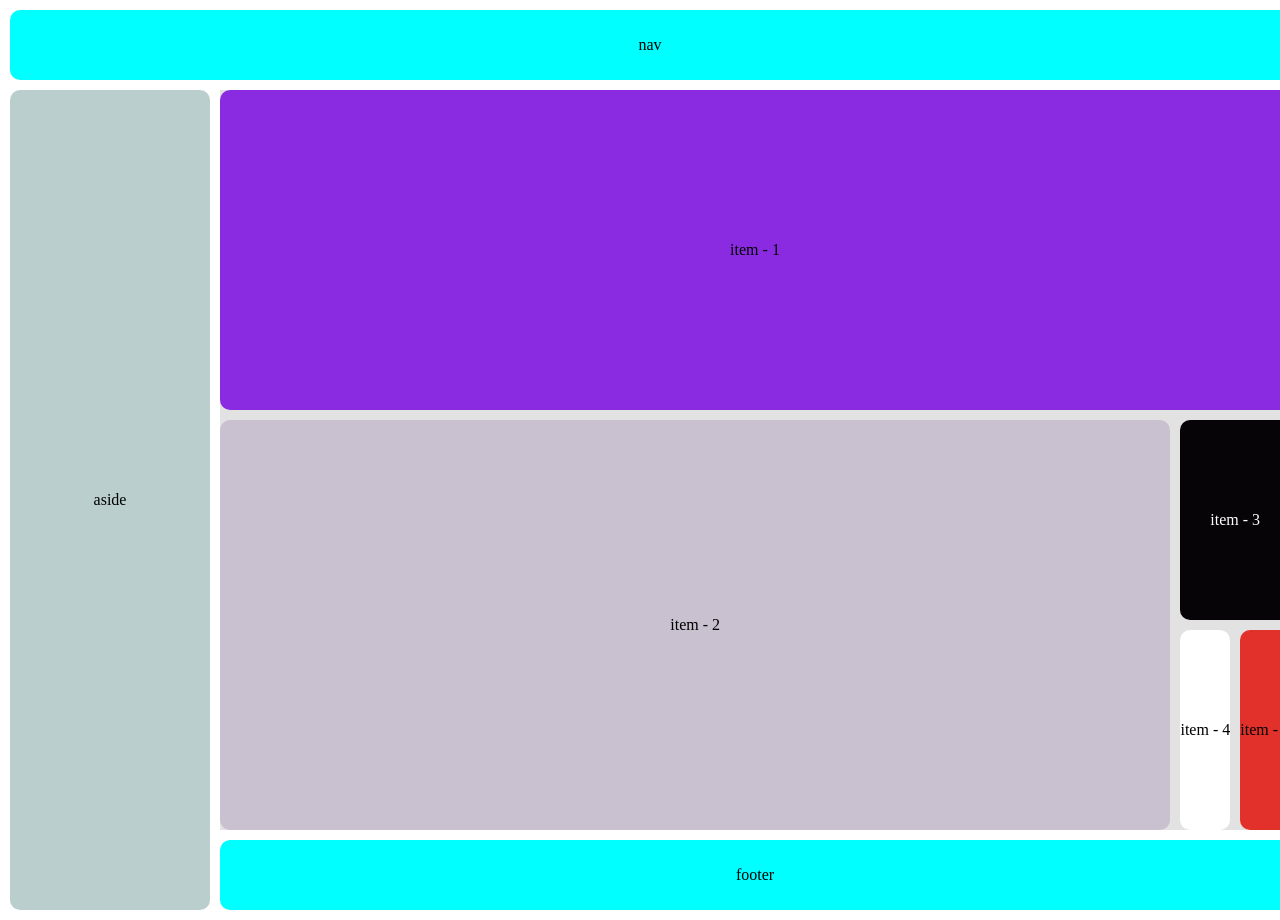
<file: index.html>
<!DOCTYPE html>
<html lang="en">

<head>
  <meta charset="UTF-8">
  <meta name="viewport" content="width=device-width, initial-scale=1.0">
  <title>Document</title>
  <link rel="stylesheet" href="style.css">
  <link rel="stylesheet" href="screen-max-600.css">

</head>


<body>
  <div class="container">
    <nav class="flex"> nav </nav>
    <aside class="flex"> aside </aside>
    <main class="flex">
      <div class="main">
        <div class="flex item item1"> item - 1</div>
        <div class="flex item item2"> item - 2</div>
        <div class="flex item item3"> item - 3</div>
        <div class="flex item item4"> item - 4</div>
        <div class="flex item item5"> item - 5</div>
      </div>

    </main>
    <footer class="flex"> footer </footer>
  </div>
</body>

</html>
</file>
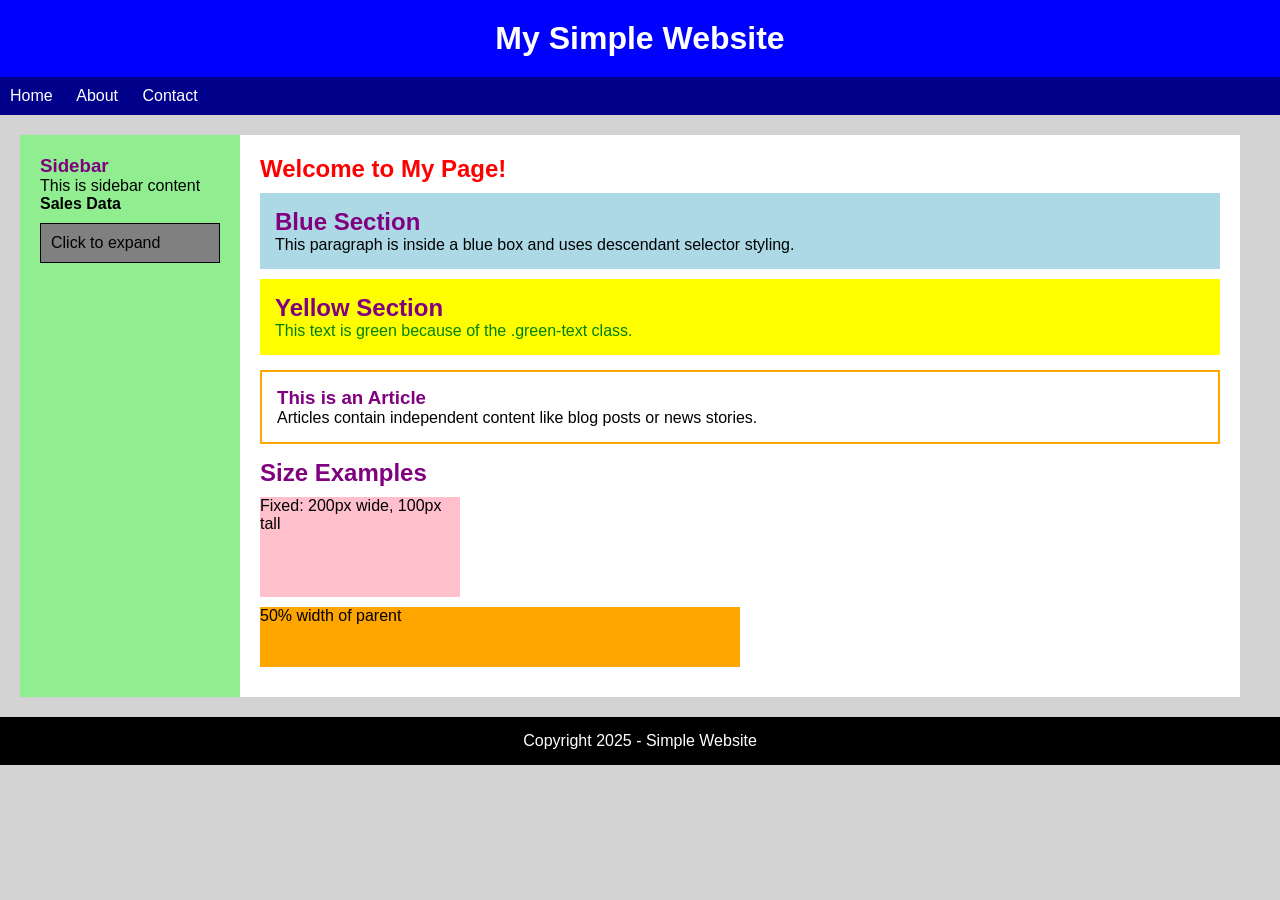
<file: webdevdrj-main/index.html>
<!DOCTYPE html>
<html lang="en">
<head>
    <meta charset="UTF-8">
    <meta name="viewport" content="width=device-width, initial-scale=1.0">
    <title>Simple HTML Practice</title>
    <style>
        /* Universal Selector - affects ALL elements */
        * {
            margin: 0;
            padding: 0;
        }

        /* Element Selectors */
        body {
            font-family: Arial, sans-serif;
            background-color: lightgray;
        }

        /* Header */
        header {
            background-color: blue;
            color: white;
            padding: 20px;
            text-align: center;
        }

        /* Navigation */
        nav {
            background-color: darkblue;
            padding: 10px;
        }

        nav a {
            color: white;
            margin-right: 20px;
            text-decoration: none;
        }

        /* Main container */
        .container {
            display: flex;
            padding: 20px;
        }

        /* Main content */
        main {
            background-color: white;
            padding: 20px;
            width: 80%;
            margin-right: 20px;
        }

        /* ID Selector - only ONE element can have this ID */
        #main-heading {
            color: red;
            font-size: 24px;
        }

        /* Class Selectors - can be used on multiple elements */
        .blue-box {
            background-color: lightblue;
            padding: 15px;
            margin: 10px 0;
        }

        .yellow-box {
            background-color: yellow;
            padding: 15px;
            margin: 10px 0;
        }

        .green-text {
            color: green;
        }

        /* Group Selector - same style for multiple elements */
        h2, h3 {
            color: purple;
        }

      
        /* Article */
        article {
            border: 2px solid orange;
            padding: 15px;
            margin: 15px 0;
        }

        /* Sidebar */
        aside {
            background-color: lightgreen;
            padding: 20px;
            width: 15%;
        }

        /* Table */
        table {
            width: 100%;
            border: 1px solid black;
        }

        table th, table td {
            border: 1px solid black;
            padding: 8px;
        }

        /* Height and Width examples */
        .fixed-size {
            width: 200px;
            height: 100px;
            background-color: pink;
            margin: 10px 0;
        }

        .percentage-width {
            width: 50%;
            height: 60px;
            background-color: orange;
            margin: 10px 0;
        }

        /* Expandable content */
        .expandable {
            border: 1px solid black;
            margin: 10px 0;
        }

        .expand-button {
            background-color: gray;
            padding: 10px;
            cursor: pointer;
        }

        .hidden-content {
            padding: 10px;
            display: none;
        }

        /* Footer */
        footer {
            background-color: black;
            color: white;
            text-align: center;
            padding: 15px;
        }
    </style>
</head>
<body>
    <!-- Page Header -->
    <header>
        <h1>My Simple Website</h1>
    </header>

    <!-- Navigation Links -->
    <nav>
        <a href="#home">Home</a>
        <a href="#about">About</a>
        <a href="#contact">Contact</a>
    </nav>

    <div class="container">
        <!-- Main Content -->
         <aside>
            <h3>Sidebar</h3>
            <p>This is sidebar content</p>

            <!-- Monthly Sales Data -->
            <h4>Sales Data</h4>
         

            <!-- Expandable Content -->
            <div class="expandable">
                <div class="expand-button" onclick="toggleContent()">
                    Click to expand
                </div>
                <div class="hidden-content" id="hiddenDiv">
                    <p>This was hidden!</p>
                    <p>Now you can see it.</p>
                </div>
            </div>
        </aside>
        <main>
            <h1 id="main-heading">Welcome to My Page!</h1>

            <!-- Section with different classes -->
            <section class="blue-box">
                <h2>Blue Section</h2>
                <p>This paragraph is inside a blue box and uses descendant selector styling.</p>
            </section>

            <section class="yellow-box">
                <h2>Yellow Section</h2>
                <p class="green-text">This text is green because of the .green-text class.</p>
            </section>

            <!-- Article (independent content) -->
            <article>
                <h3>This is an Article</h3>
                <p>Articles contain independent content like blog posts or news stories.</p>
            </article>

            <!-- Height and Width Examples -->
            <h2>Size Examples</h2>
            <div class="fixed-size">Fixed: 200px wide, 100px tall</div>
            <div class="percentage-width">50% width of parent</div>
        </main>

        <!-- Sidebar -->
     
    </div>

    <!-- Page Footer -->
    <footer>
        <p>Copyright 2025 - Simple Website</p>
    </footer>

    <script>
        function toggleContent() {
            var content = document.getElementById('hiddenDiv');
            if (content.style.display === 'none' || content.style.display === '') {
                content.style.display = 'block';
            } else {
                content.style.display = 'none';
            }
        }
    </script>
</body>
</html>
</file>
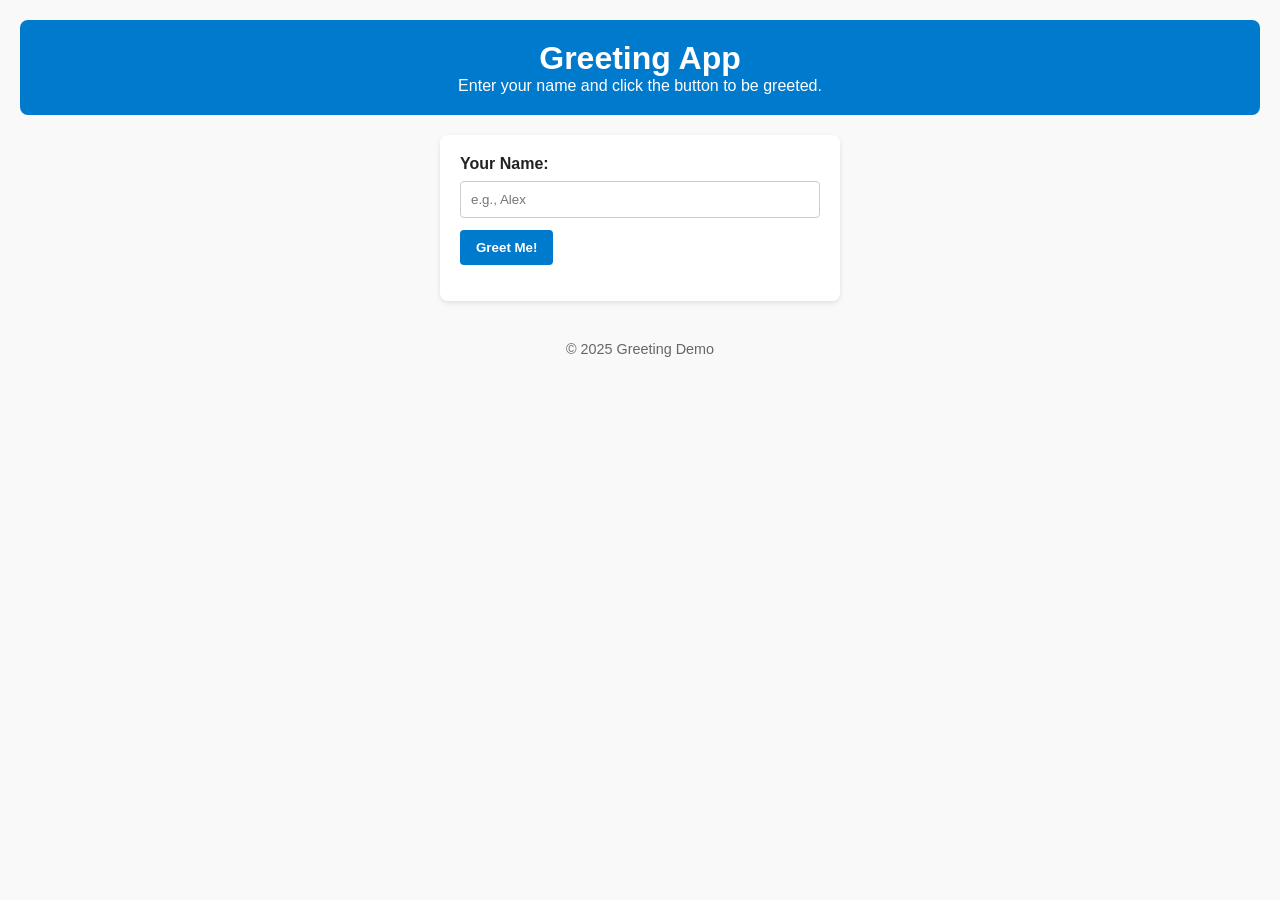
<file: webdevdrj-main/js-exercises/1-greet-me/index.html>
<!DOCTYPE html>
<html lang="en">
<head>
  <meta charset="UTF-8">
  <title>Greet Me</title>
  <link rel="stylesheet" href="styles.css">
</head>
<body>

  <header>
    <h1>Greeting App</h1>
    <p>Enter your name and click the button to be greeted.</p>
  </header>

  <main>
    <section>
      <label for="nameInput">Your Name:</label>
      <input type="text" id="nameInput" placeholder="e.g., Alex">
      <button id="greetButton">Greet Me!</button>
      <p id="greetingOutput"></p>
    </section>
  </main>

  <footer>
    <p>&copy; 2025 Greeting Demo</p>
  </footer>

  <script src="script.js"></script>
</body>
</html>
</file>
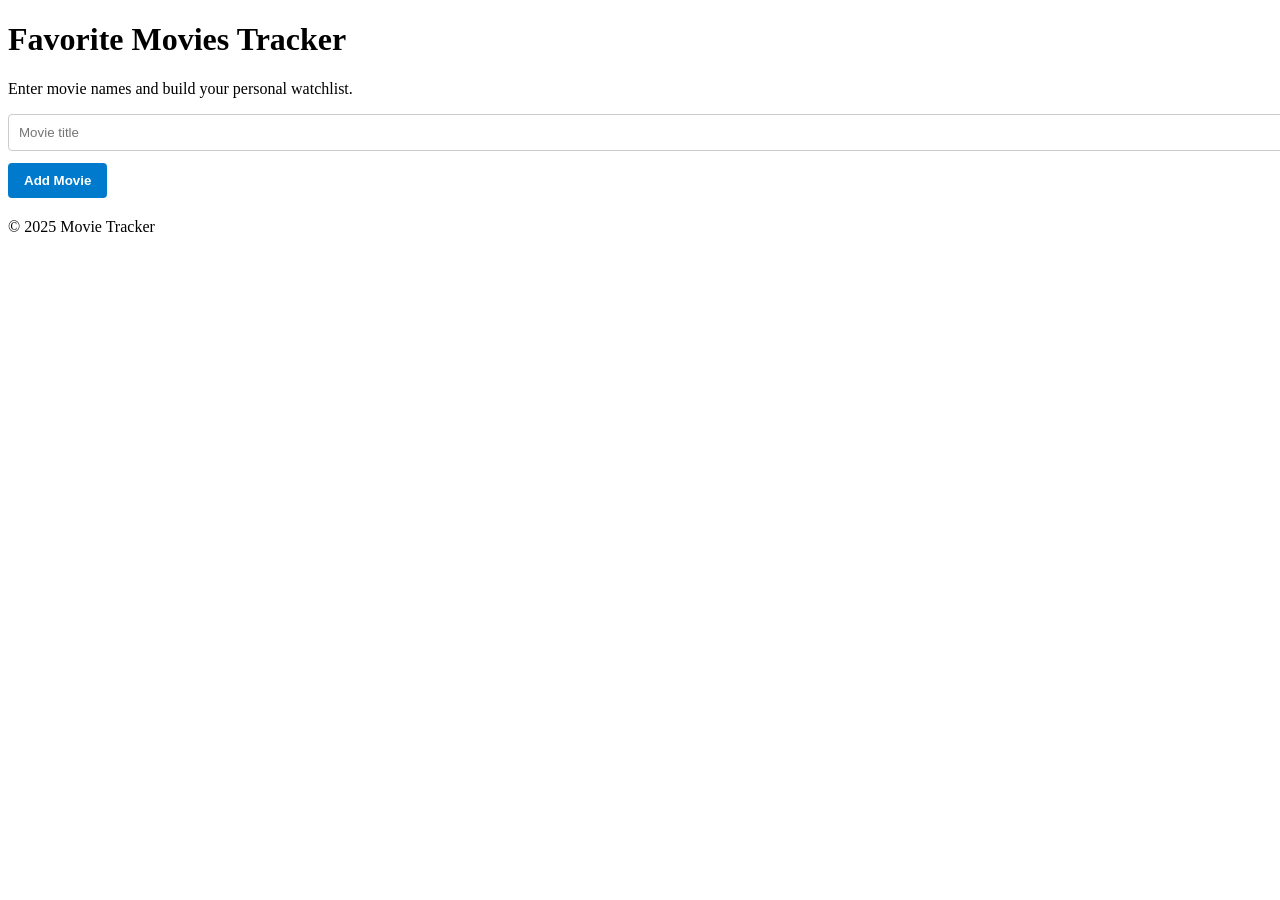
<file: webdevdrj-main/js-exercises/10-favorite-movies-tracker/index.html>
<!DOCTYPE html>
<html lang="en">
<head>
  <meta charset="UTF-8">
  <title>Favorite Movies Tracker</title>
  <link rel="stylesheet" href="styles.css">
</head>
<body>

  <header>
    <h1>Favorite Movies Tracker</h1>
    <p>Enter movie names and build your personal watchlist.</p>
  </header>

  <main>
    <section>
      <input type="text" id="movieInput" placeholder="Movie title">
      <button id="addMovieButton">Add Movie</button>
      <ol id="movieList"></ol>
    </section>
  </main>

  <footer>
    <p>&copy; 2025 Movie Tracker</p>
  </footer>

  <script src="script.js"></script>
</body>
</html>
</file>
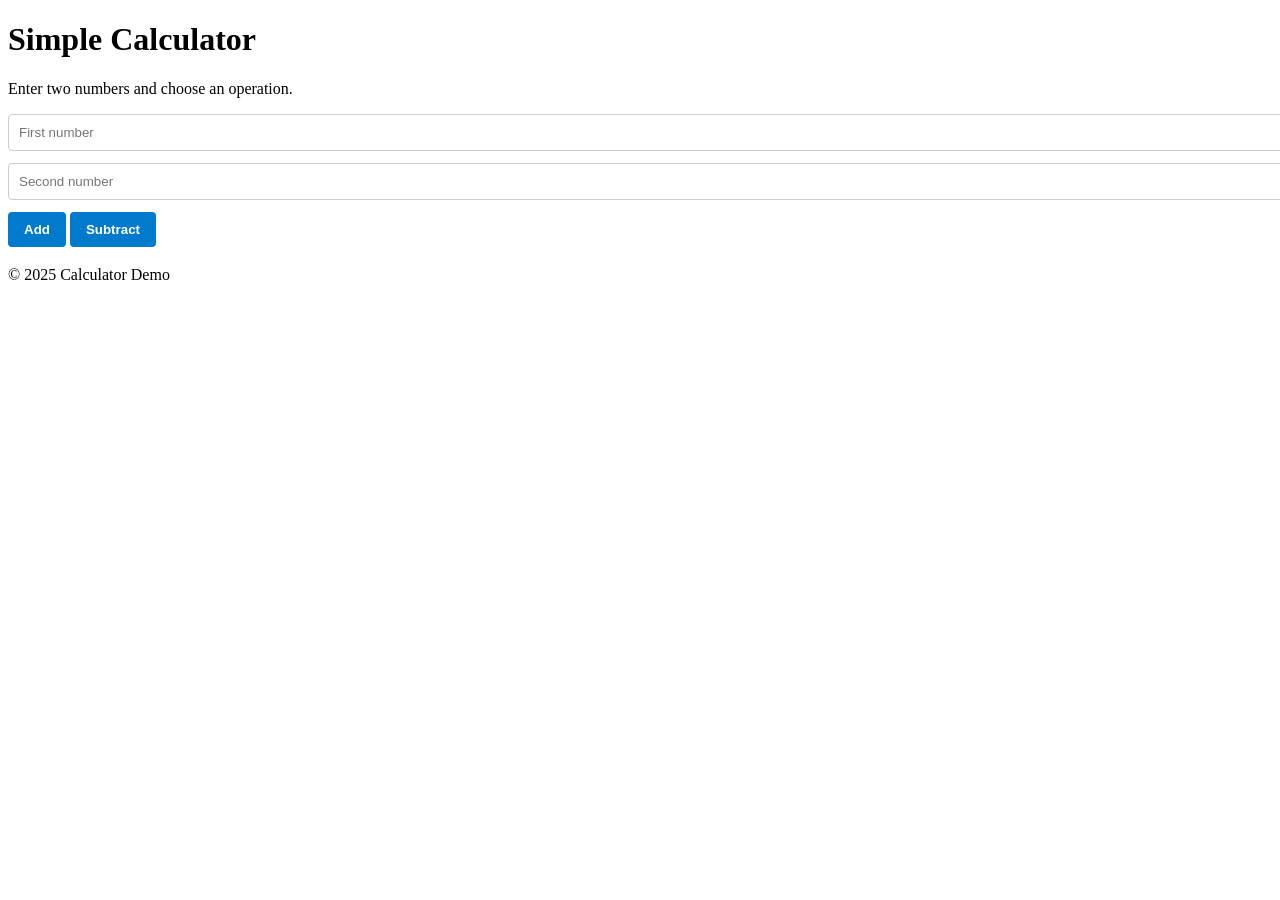
<file: webdevdrj-main/js-exercises/2-simple-calculator/index.html>
<!DOCTYPE html>
<html lang="en">
<head>
  <meta charset="UTF-8">
  <title>Simple Calculator</title>
  <link rel="stylesheet" href="styles.css">
</head>
<body>
  <header>
    <h1>Simple Calculator</h1>
    <p>Enter two numbers and choose an operation.</p>
  </header>

  <main>
    <section>
      <input type="number" id="num1" placeholder="First number">
      <input type="number" id="num2" placeholder="Second number">
      <button id="addBtn">Add</button>
      <button id="subtractBtn">Subtract</button>
      <p id="calcResult"></p>
    </section>
  </main>

  <footer>
    <p>&copy; 2025 Calculator Demo</p>
  </footer>

  <script src="script.js"></script>
</body>
</html>
</file>
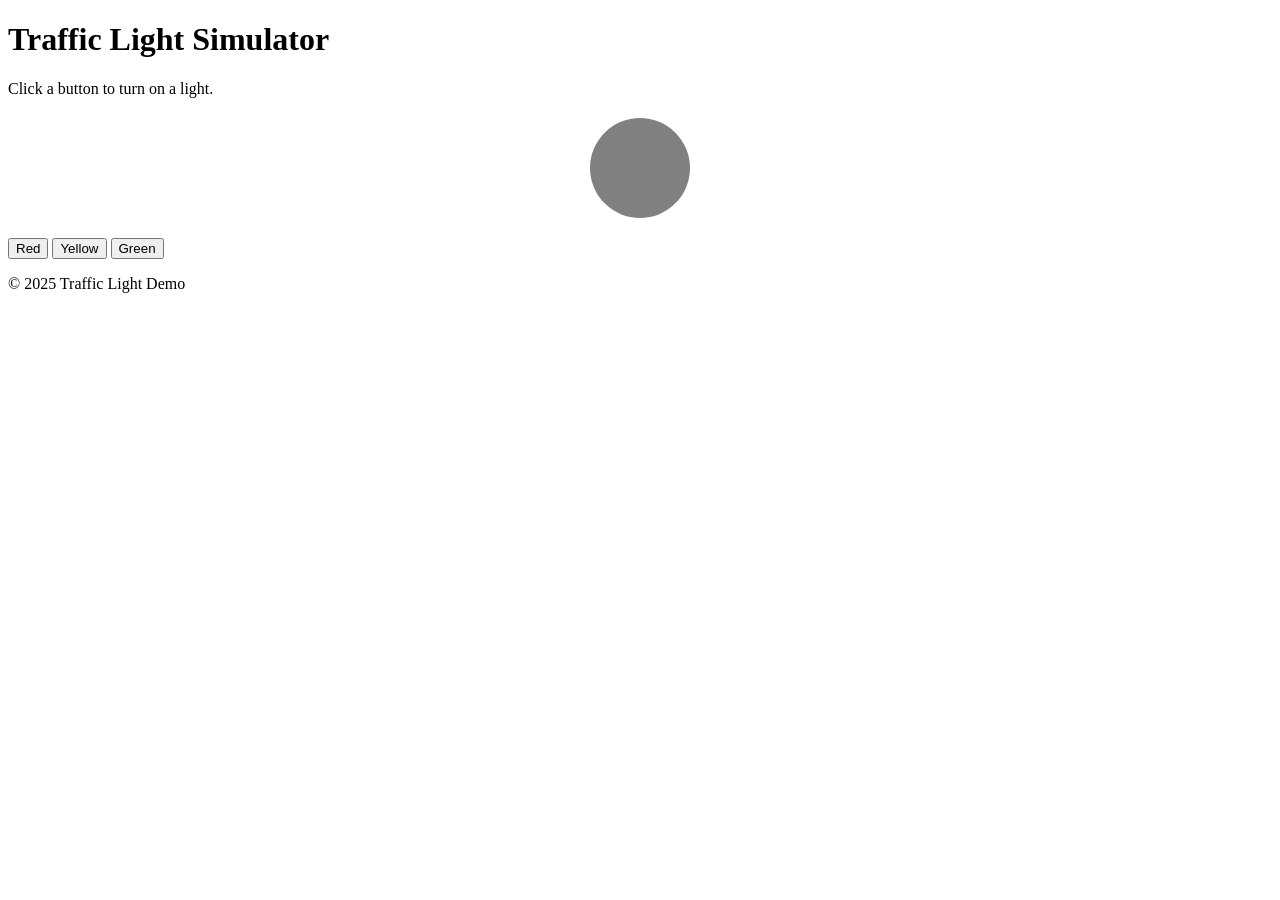
<file: webdevdrj-main/js-exercises/3-traffic-light-simulator/index.html>
<!DOCTYPE html>
<html lang="en">
<head>
  <meta charset="UTF-8">
  <title>Traffic Light Simulator</title>
  <link rel="stylesheet" href="styles.css">
</head>
<body>
  <header>
    <h1>Traffic Light Simulator</h1>
    <p>Click a button to turn on a light.</p>
  </header>

  <main>
    <section>
      <div id="light" class="light"></div>
      <div class="controls">
         <button id="redBtn">Red</button>
         <button id="yellowBtn">Yellow</button>
         <button id="greenBtn">Green</button>      
      </div>
    </section>
  </main>

  <footer>
    <p>&copy; 2025 Traffic Light Demo</p>
  </footer>

  <script src="script.js"></script>
</body>
</html>
</file>
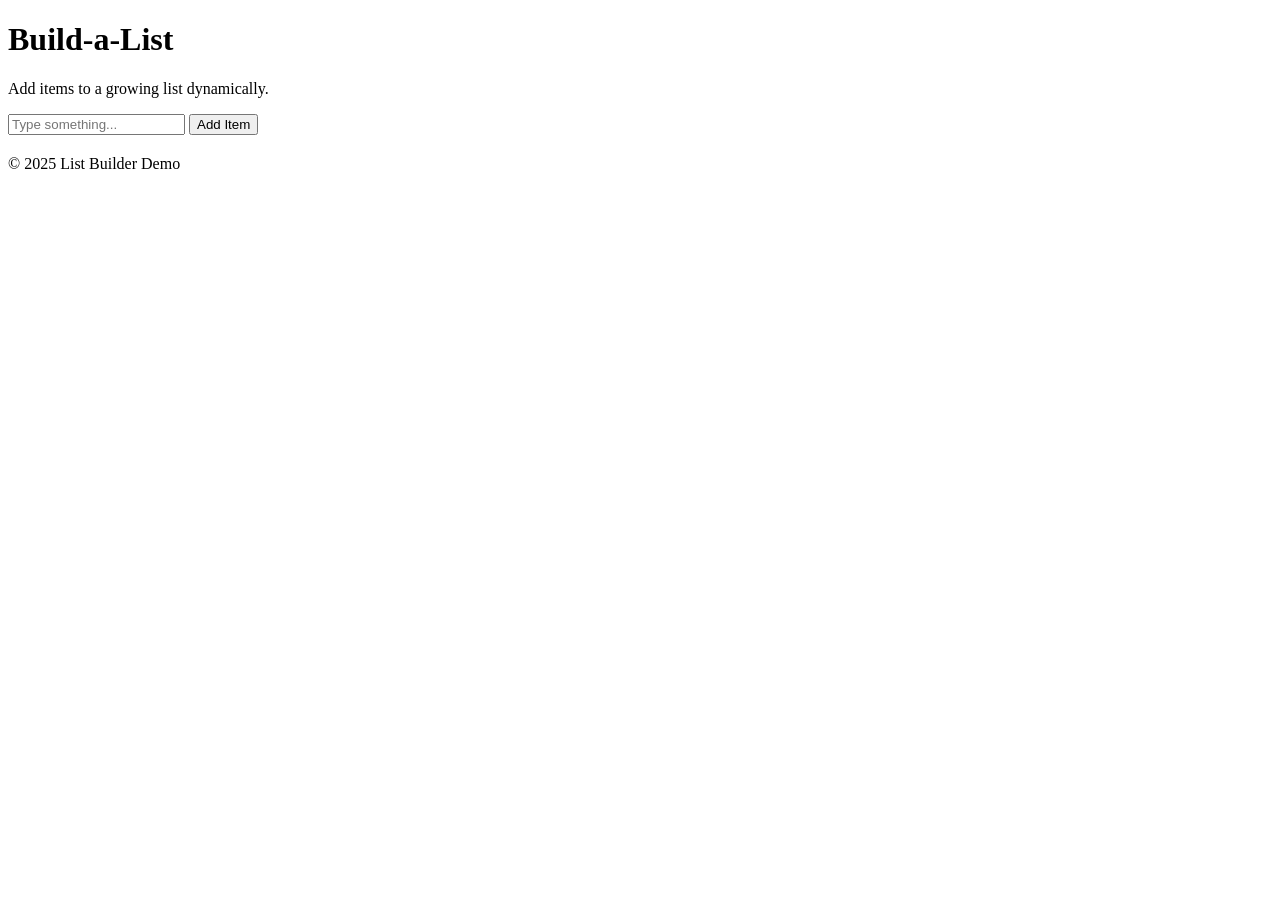
<file: webdevdrj-main/js-exercises/4-build-a-list/index.html>
<!DOCTYPE html>
<html lang="en">
<head>
  <meta charset="UTF-8">
  <title>Build-a-List</title>
  <link rel="stylesheet" href="styles.css">
</head>
<body>

  <header>
    <h1>Build-a-List</h1>
    <p>Add items to a growing list dynamically.</p>
  </header>

  <main>
    <section>
      <input type="text" id="itemInput" placeholder="Type something...">
      <button id="addButton">Add Item</button>
      <ul id="itemList"></ul>
    </section>
  </main>

  <footer>
    <p>&copy; 2025 List Builder Demo</p>
  </footer>

  <script src="script.js"></script>
</body>
</html>
</file>
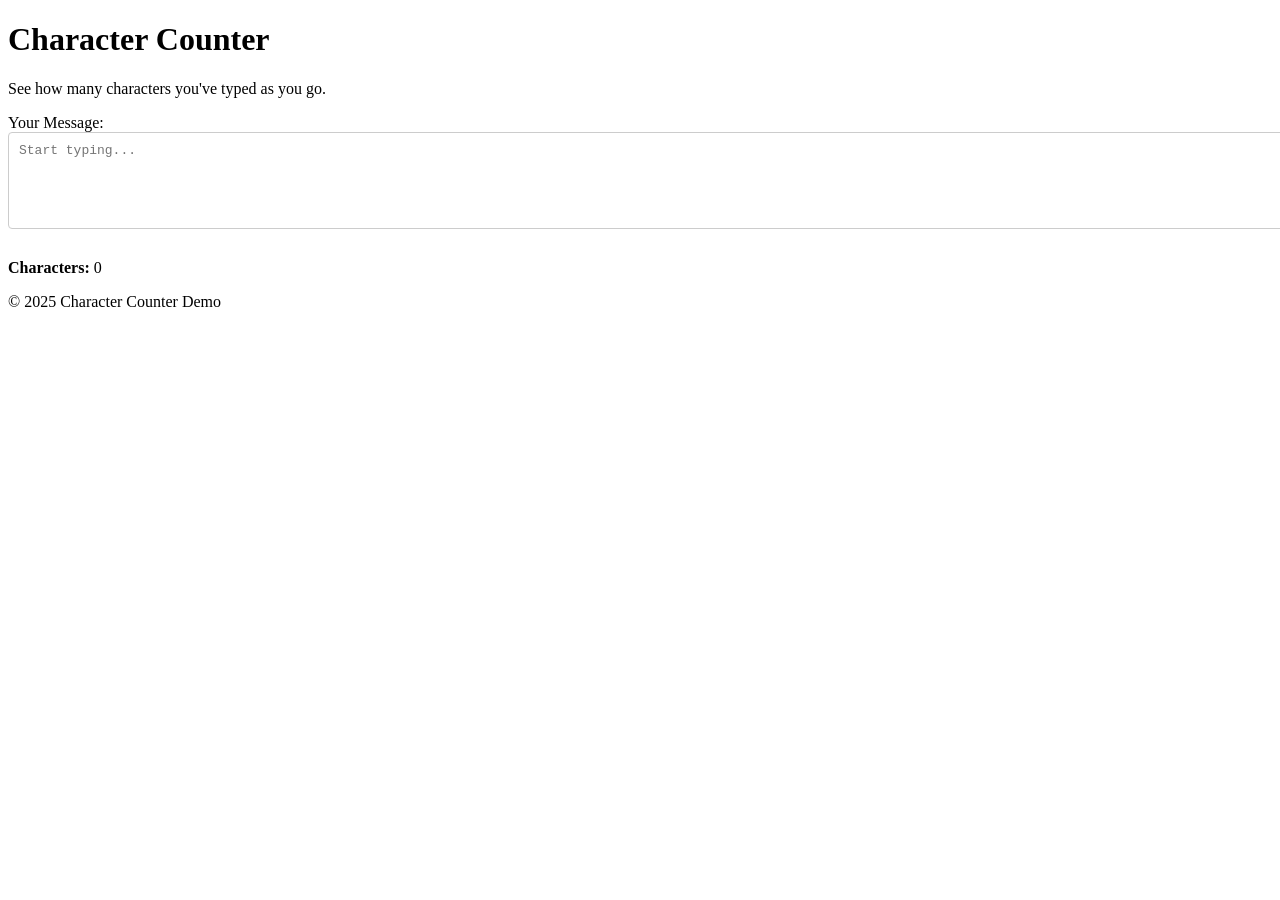
<file: webdevdrj-main/js-exercises/5-live-character-counter/index.html>
<!DOCTYPE html>
<html lang="en">
<head>
  <meta charset="UTF-8">
  <title>Live Character Counter</title>
  <link rel="stylesheet" href="styles.css">
</head>
<body>

  <header>
    <h1>Character Counter</h1>
    <p>See how many characters you've typed as you go.</p>
  </header>

  <main>
    <section>
      <label for="messageBox">Your Message:</label>
      <textarea id="messageBox" rows="5" placeholder="Start typing..."></textarea>
      <p><strong>Characters:</strong> <span id="charCount">0</span></p>
    </section>
  </main>

  <footer>
    <p>&copy; 2025 Character Counter Demo</p>
  </footer>

  <script src="script.js"></script>
</body>
</html>
</file>
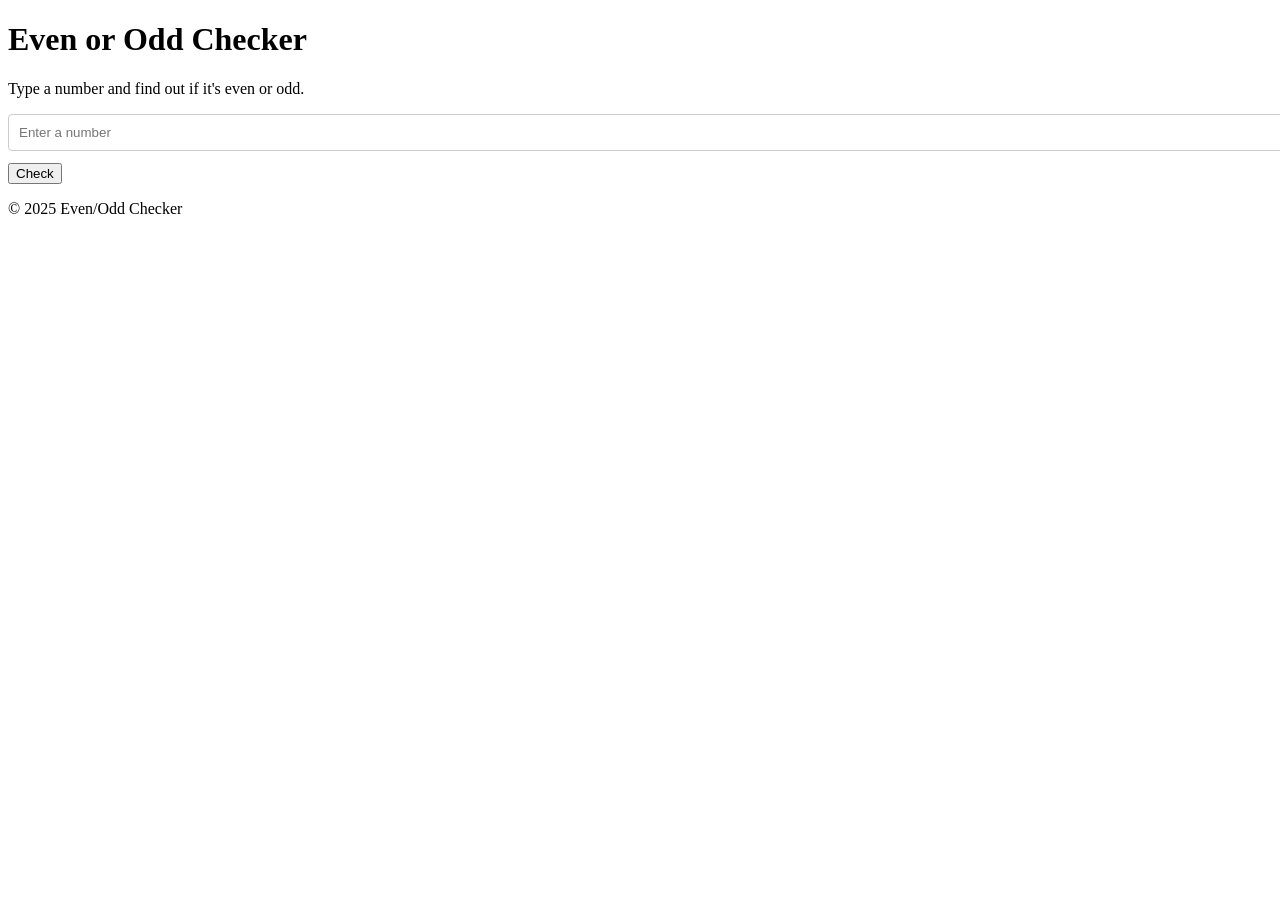
<file: webdevdrj-main/js-exercises/6-even-or-odd-checker/index.html>
<!DOCTYPE html>
<html lang="en">
<head>
  <meta charset="UTF-8">
  <title>Even or Odd</title>
  <link rel="stylesheet" href="styles.css">
</head>
<body>

  <header>
    <h1>Even or Odd Checker</h1>
    <p>Type a number and find out if it's even or odd.</p>
  </header>

  <main>
    <section>
      <input type="number" id="numberInput" placeholder="Enter a number">
      <button id="checkButton">Check</button>
      <p id="result"></p>
    </section>
  </main>

  <footer>
    <p>&copy; 2025 Even/Odd Checker</p>
  </footer>

  <script src="script.js"></script>
</body>
</html>
</file>
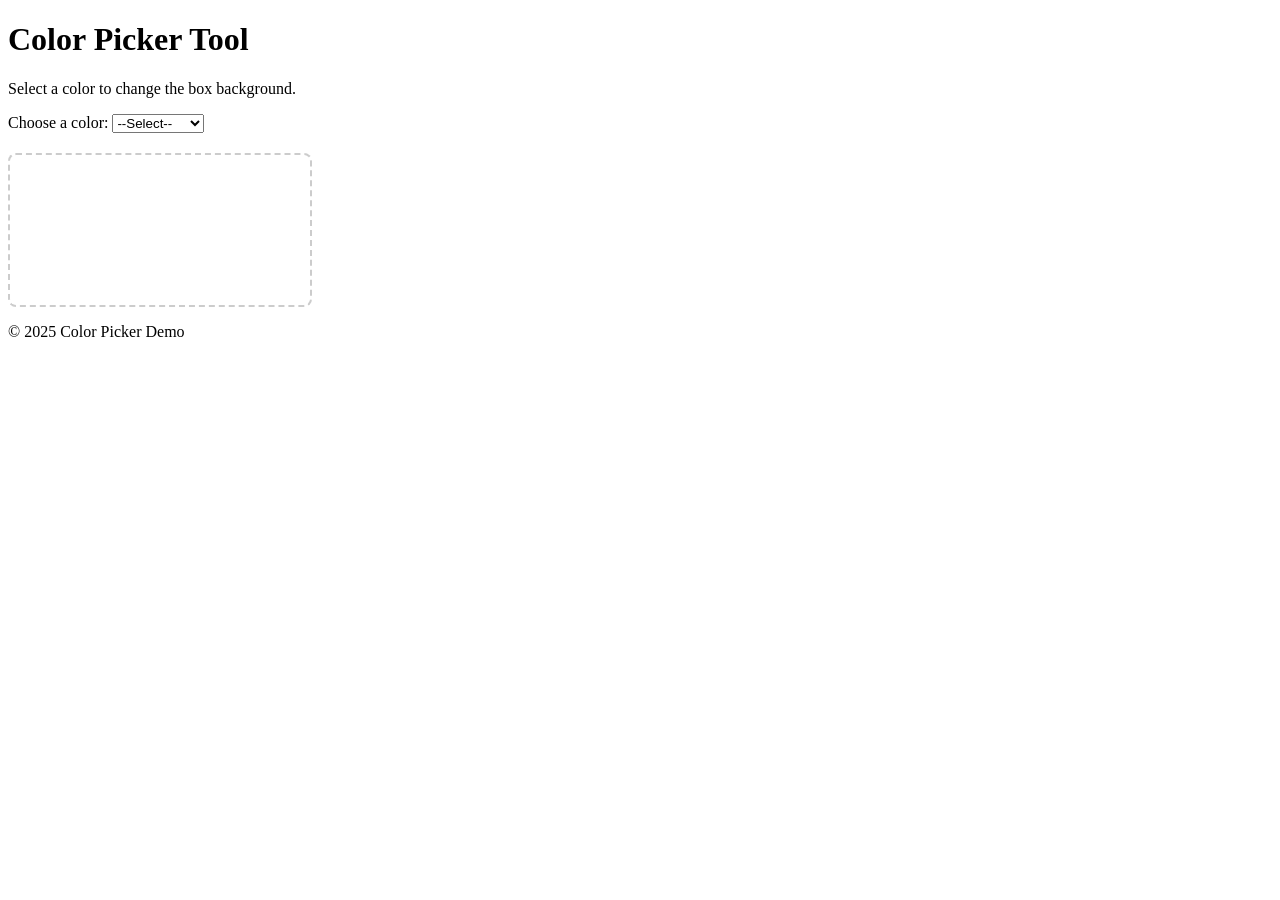
<file: webdevdrj-main/js-exercises/7-color-picker-tool/index.html>
<!DOCTYPE html>
<html lang="en">
<head>
  <meta charset="UTF-8">
  <title>Color Picker</title>
  <link rel="stylesheet" href="styles.css">
</head>
<body>

  <header>
    <h1>Color Picker Tool</h1>
    <p>Select a color to change the box background.</p>
  </header>

  <main>
    <section>
      <label for="colorSelect">Choose a color:</label>
      <select id="colorSelect">
        <option value="">--Select--</option>
        <option value="lightcoral">Light Coral</option>
        <option value="lightblue">Light Blue</option>
        <option value="lightgreen">Light Green</option>
        <option value="khaki">Khaki</option>
      </select>

      <div id="colorBox"></div>
    </section>
  </main>

  <footer>
    <p>&copy; 2025 Color Picker Demo</p>
  </footer>

  <script src="script.js"></script>
</body>
</html>
</file>
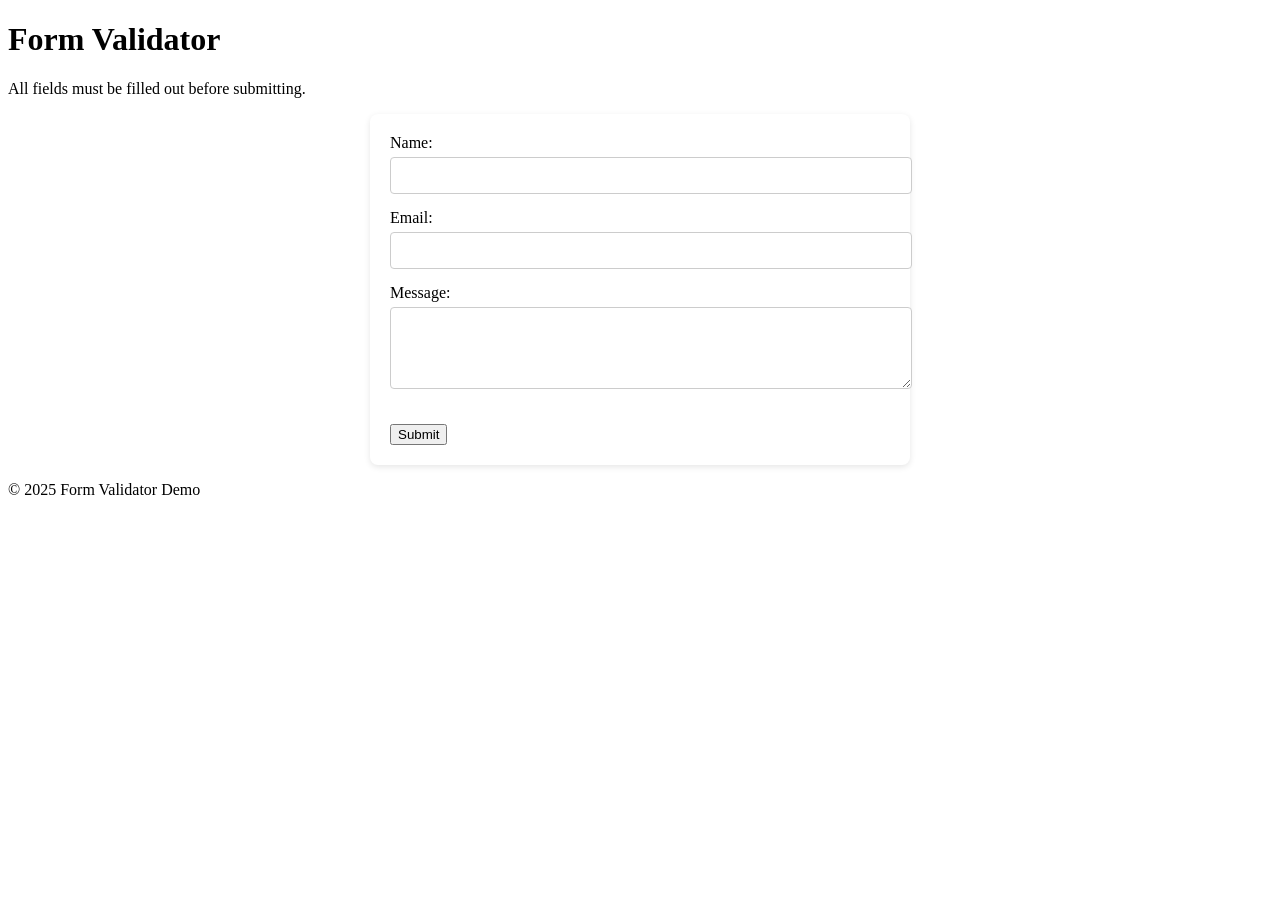
<file: webdevdrj-main/js-exercises/8-form-validator/index.html>
<!DOCTYPE html>
<html lang="en">
<head>
  <meta charset="UTF-8">
  <title>Form Validator</title>
  <link rel="stylesheet" href="styles.css">
</head>
<body>

  <header>
    <h1>Form Validator</h1>
    <p>All fields must be filled out before submitting.</p>
  </header>

  <main>
    <form id="contactForm">
      <label for="name">Name:</label>
      <input type="text" id="name">

      <label for="email">Email:</label>
      <input type="email" id="email">

      <label for="message">Message:</label>
      <textarea id="message" rows="4"></textarea>

      <p id="formStatus"></p>

      <button type="submit">Submit</button>
    </form>
  </main>

  <footer>
    <p>&copy; 2025 Form Validator Demo</p>
  </footer>

  <script src="script.js"></script>
</body>
</html>
</file>
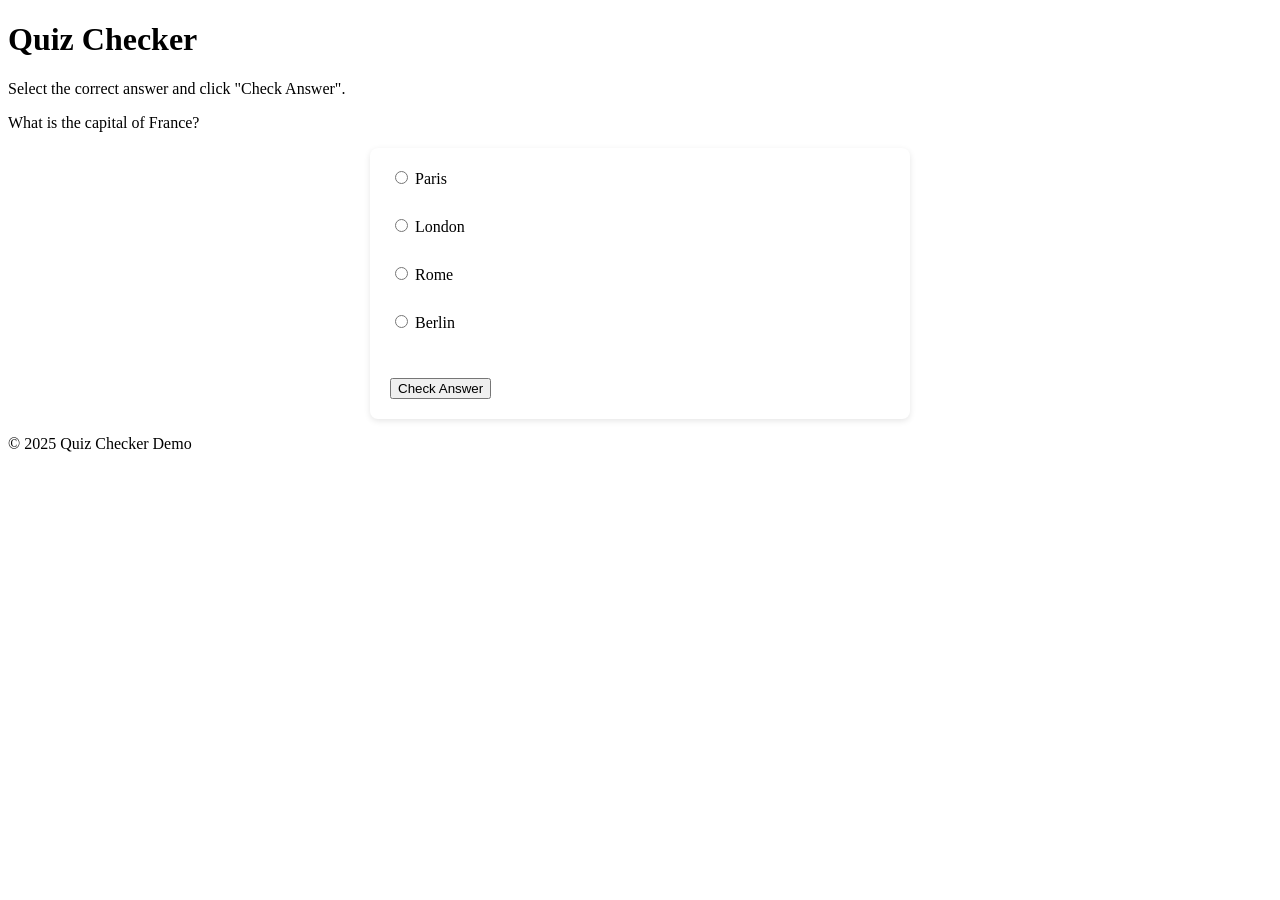
<file: webdevdrj-main/js-exercises/9-quiz-checker/index.html>
<!DOCTYPE html>
<html lang="en">
<head>
  <meta charset="UTF-8">
  <title>Quiz Checker</title>
  <link rel="stylesheet" href="styles.css">
</head>
<body>

  <header>
    <h1>Quiz Checker</h1>
    <p>Select the correct answer and click "Check Answer".</p>
  </header>

  <main>
    <section>
      <p>What is the capital of France?</p>
      <form id="quizForm">
        <label><input type="radio" name="capital" value="Paris"> Paris</label><br>
        <label><input type="radio" name="capital" value="London"> London</label><br>
        <label><input type="radio" name="capital" value="Rome"> Rome</label><br>
        <label><input type="radio" name="capital" value="Berlin"> Berlin</label><br><br>
        <button type="submit">Check Answer</button>
      </form>
      <p id="quizResult"></p>
    </section>
  </main>

  <footer>
    <p>&copy; 2025 Quiz Checker Demo</p>
  </footer>

  <script src="script.js"></script>
</body>
</html>
</file>
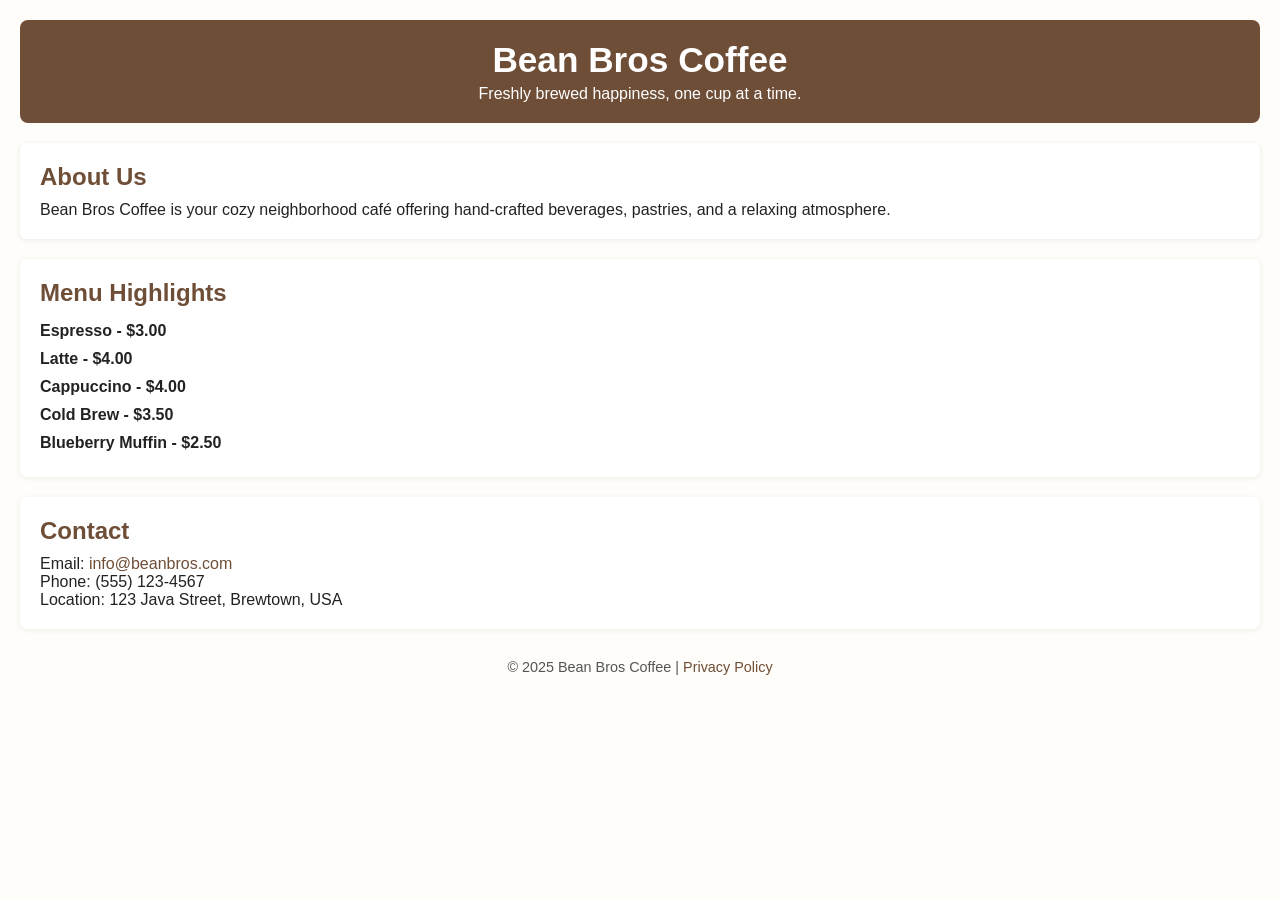
<file: webdevdrj-main/css-exercises/business_landing_page.html>
<!DOCTYPE html>
<html lang="en">
<head>
    <meta charset="UTF-8">
    <link rel="stylesheet" href="styles/business_landing_page.css">
    <title>Bean Bros Coffee</title>
</head>
<body>

    <header>
        <h1>Bean Bros Coffee</h1>
        <p>Freshly brewed happiness, one cup at a time.</p>
    </header>

    <main>
        <section>
            <h2>About Us</h2>
            <p>Bean Bros Coffee is your cozy neighborhood café offering hand-crafted beverages, pastries, and a relaxing atmosphere.</p>
        </section>

        <section>
            <h2>Menu Highlights</h2>
            <ul>
                <li>Espresso - $3.00</li>
                <li>Latte - $4.00</li>
                <li>Cappuccino - $4.00</li>
                <li>Cold Brew - $3.50</li>
                <li>Blueberry Muffin - $2.50</li>
            </ul>
        </section>

        <section>
            <h2>Contact</h2>
            <p>Email: <a href="mailto:info@beanbros.com">info@beanbros.com</a></p>
            <p>Phone: (555) 123-4567</p>
            <p>Location: 123 Java Street, Brewtown, USA</p>
        </section>
    </main>

    <footer>
        <p>&copy; 2025 Bean Bros Coffee | <a href="#">Privacy Policy</a></p>
    </footer>

</body>
</html>
</file>
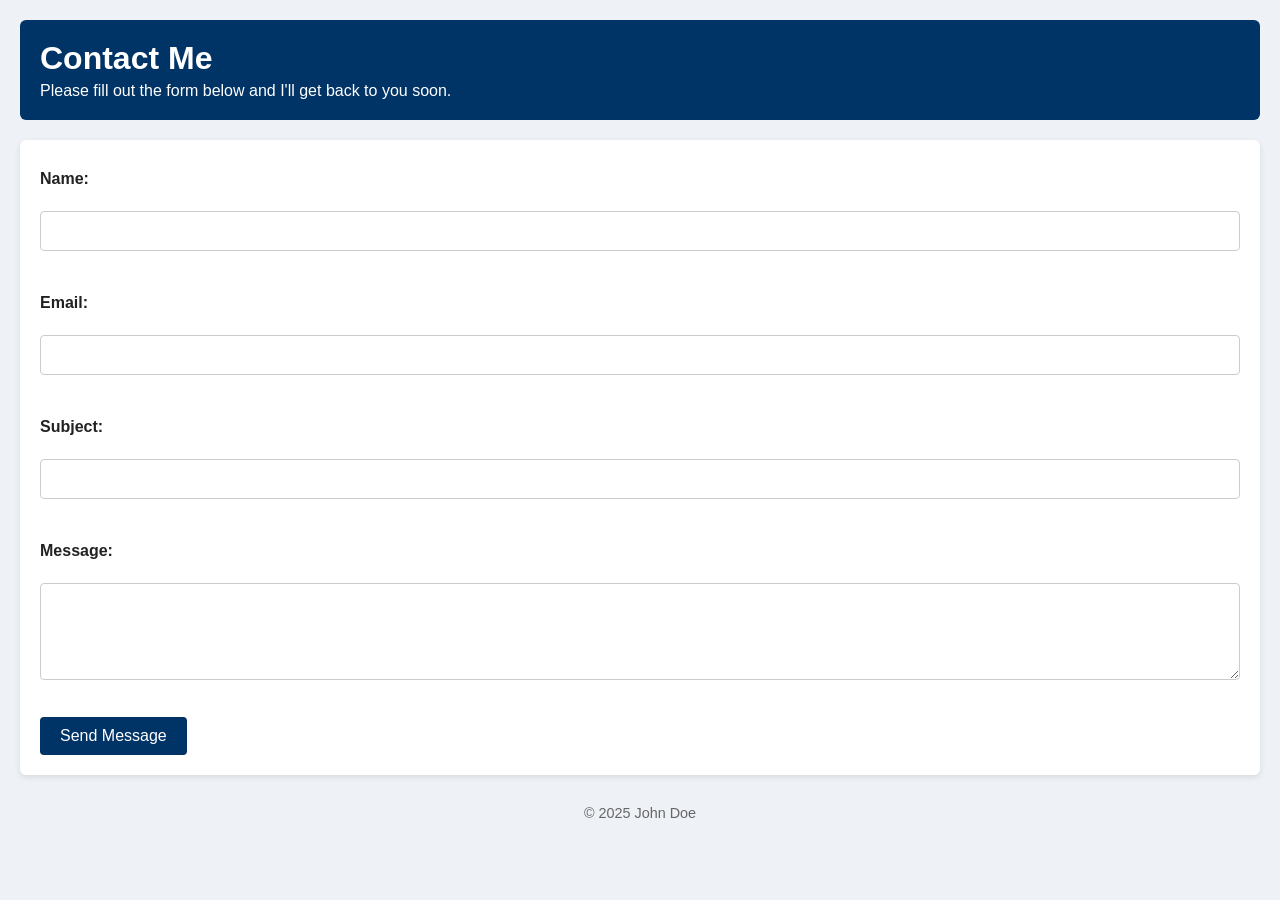
<file: webdevdrj-main/css-exercises/contact_form.html>
<!DOCTYPE html>
<html lang="en">
<head>
    <meta charset="UTF-8">
    <meta name="viewport" content="width=device-width, initial-scale=1.0">
    <link rel="stylesheet" href="styles/contact_form.css">
    <title>Contact Me</title>
</head>
<body>
    <header>
        <h1>Contact Me</h1>
        <p>Please fill out the form below and I'll get back to you soon.</p>
    </header>

    <main>
        <form action="#" method="post">
            <section>
                <label for="name">Name:</label><br>
                <input type="text" id="name" name="name" required><br><br>

                <label for="email">Email:</label><br>
                <input type="email" id="email" name="email" required><br><br>

                <label for="subject">Subject:</label><br>
                <input type="text" id="subject" name="subject"><br><br>

                <label for="message">Message:</label><br>
                <textarea id="message" name="message" rows="5" cols="40"></textarea><br><br>

                <input type="submit" value="Send Message">
            </section>
        </form>
    </main>

    <footer>
        <p>&copy; 2025 John Doe</p>
    </footer>

</body>
</html>
</file>
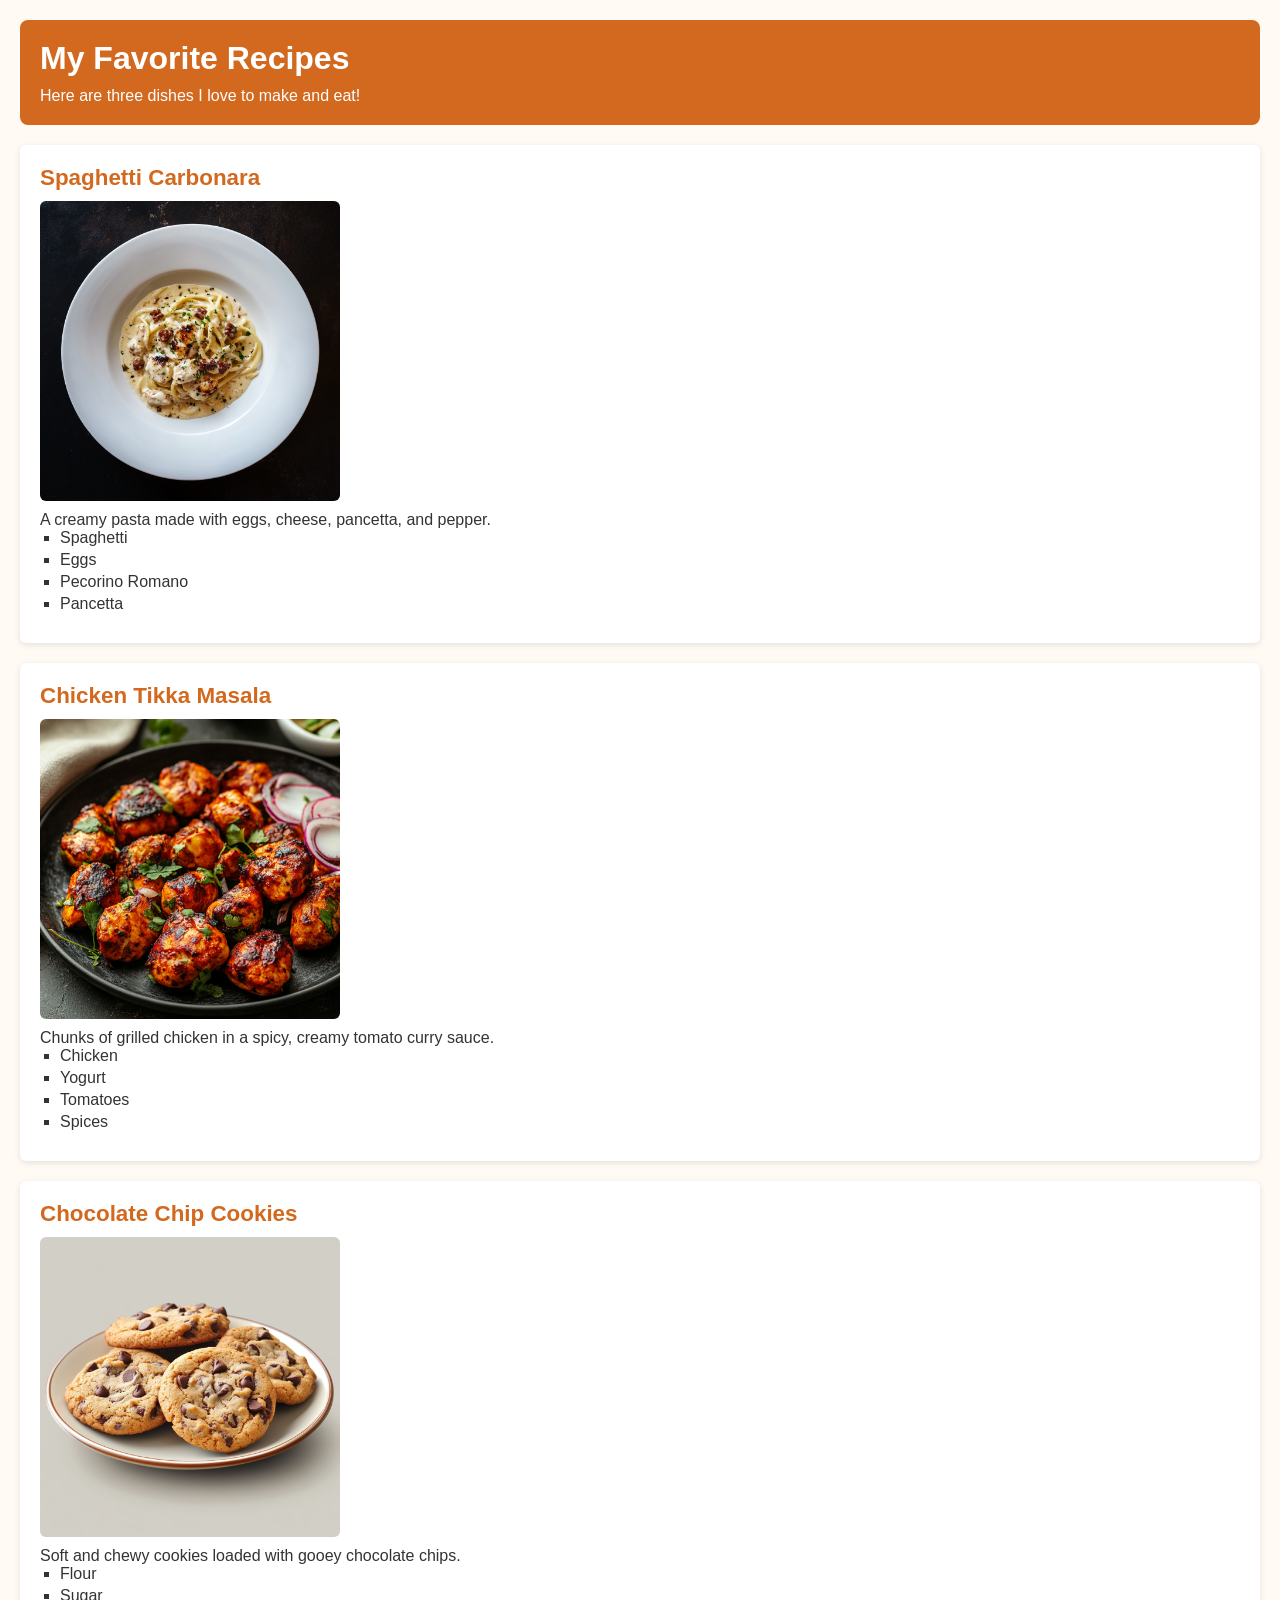
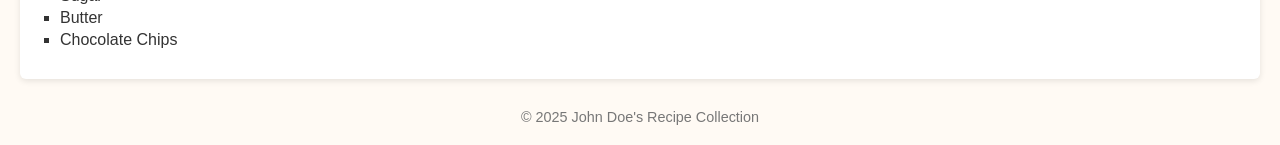
<file: webdevdrj-main/css-exercises/favorite_recipes.html>
<!DOCTYPE html>
<html lang="en">
<head>
    <meta charset="UTF-8">
    <meta name="viewport" content="width=device-width, initial-scale=1.0">
    <link rel="stylesheet" href="styles/favorite_recipes.css">
    <title>My Favorite Recipes</title>
</head>
<body>
    <header>
        <h1>My Favorite Recipes</h1>
        <p>Here are three dishes I love to make and eat!</p>
    </header>
    <main>
        <section>
            <h2>Spaghetti Carbonara</h2>
            <img src="images/carbonara.png" alt="Plate of spaghetti carbonara" width="300">
            <p>A creamy pasta made with eggs, cheese, pancetta, and pepper.</p>
            <ul>
                <li>Spaghetti</li>
                <li>Eggs</li>
                <li>Pecorino Romano</li>
                <li>Pancetta</li>
            </ul>
        </section>
        <section>
            <h2>Chicken Tikka Masala</h2>
            <img src="images/tikka.png" alt="Bowl of chicken tikka masala" width="300">
            <p>Chunks of grilled chicken in a spicy, creamy tomato curry sauce.</p>
            <ul>
                <li>Chicken</li>
                <li>Yogurt</li>
                <li>Tomatoes</li>
                <li>Spices</li>
            </ul>
        </section>
        <section>
            <h2>Chocolate Chip Cookies</h2>
            <img src="images/cookies.png" alt="Fresh baked chocolate chip cookies" width="300">
            <p>Soft and chewy cookies loaded with gooey chocolate chips.</p>
            <ul>
                <li>Flour</li>
                <li>Sugar</li>
                <li>Butter</li>
                <li>Chocolate Chips</li>
            </ul>
        </section>
    </main>
    <footer>
        <p>&copy; 2025 John Doe's Recipe Collection</p>
    </footer>
</body>
</html>
</file>
<file: style.css>
* {
    padding: 0;
    margin: 0;
    box-sizing: border-box;
  }

  .flex {
    display: flex;
    justify-content: center;
    align-items: center;
    border-radius: 10px;
  }

  nav {
    background-color: aqua;
    grid-column: 1 / 3;

  }

  aside {
    background-color: rgb(186, 206, 206);
    grid-row: 2 / 4;
  }



  footer {
    background-color: aqua;
  }

  .container {
    width: 100%;
    height: 100vh;
    display: grid;
    grid-template-columns: 200px 1fr;
    grid-template-rows: 70px 1fr 70px ;
    gap: 10px;
    margin: 10px;

  }


  .item2 {
    background-color: rgb(201, 193, 207);
    grid-row: 2 / 4;
  }

 

  .item4 {
    background-color: rgb(255, 255, 255);
    grid-column: 2 / 4;
  }

  .item5 {
    background-color: rgb(226, 49, 43);
  }

  .main {
    height: 100%;
    width: 100%;
    background-color: rgb(226, 226, 226);
    display: grid;
    grid-template-columns: repeat(1, 1fr);
    grid-template-rows: repeat(1, 1fr);
    gap: 10px;
  }

   .item3 {
    background-color: rgb(6, 4, 7);
    color: white;
    grid-column: 2 / 5;

  }
  .item{
    min-height: 200px
  }
  .item1 {
    background-color: blueviolet;
    grid-column: 1 / 5;
  }
</file>
<file: screen-max-600.css>
@media only screen and (max-width: 600px) {

      .container {
    display: grid;
    grid-template-columns:  1fr;
    grid-template-rows: 70px 50px 1fr 70px ;


  }

  nav {
    background-color: aqua;
    grid-column: 1 / 2;

  }
aside {
    background-color: rgb(186, 206, 206);
    grid-column: 1 / 2;
    grid-row: 2 / 3;

    max-height: 50px;
  }


 














 }
</file>
<file: webdevdrj-main/js-exercises/1-greet-me/styles.css>
/* Reset and base styling */
* {
  margin: 0;
  padding: 0;
  box-sizing: border-box;
}

body {
  font-family: Arial, sans-serif;
  background-color: #f9f9f9;
  color: #222;
  padding: 20px;
}

header {
  background-color: #007acc;
  color: white;
  padding: 20px;
  border-radius: 8px;
  text-align: center;
  margin-bottom: 20px;
}

main section {
  background-color: white;
  padding: 20px;
  border-radius: 8px;
  box-shadow: 0 2px 5px rgba(0, 0, 0, 0.1);
  max-width: 400px;
  margin: auto;
}

label {
  display: block;
  margin-bottom: 8px;
  font-weight: bold;
}

input[type="text"] {
  width: 100%;
  padding: 10px;
  margin-bottom: 12px;
  border: 1px solid #ccc;
  border-radius: 4px;
}

button {
  background-color: #007acc;
  color: white;
  padding: 10px 16px;
  border: none;
  border-radius: 4px;
  cursor: pointer;
  font-weight: bold;
}

button:hover {
  background-color: #005a99;
}

#greetingOutput {
  margin-top: 16px;
  font-size: 1.2em;
  font-style: italic;
}

footer {
  text-align: center;
  font-size: 0.9em;
  color: #666;
  margin-top: 40px;
}
</file>
<file: webdevdrj-main/js-exercises/10-favorite-movies-tracker/styles.css>
input[type="text"] {
  width: 100%;
  padding: 10px;
  margin-bottom: 12px;
  border-radius: 4px;
  border: 1px solid #ccc;
}

button {
  background-color: #007acc;
  color: white;
  padding: 10px 16px;
  border: none;
  border-radius: 4px;
  cursor: pointer;
  font-weight: bold;
}

button:hover {
  background-color: #005a99;
}

ol {
  margin-top: 20px;
  padding-left: 20px;
}

ol li {
  margin-bottom: 8px;
  font-size: 1.1em;
}
</file>
<file: webdevdrj-main/js-exercises/2-simple-calculator/styles.css>
input[type="number"] {
  width: 100%;
  padding: 10px;
  margin-bottom: 12px;
  border-radius: 4px;
  border: 1px solid #ccc;
}

button {
  background-color: #007acc;
  color: white;
  padding: 10px 16px;
  border: none;
  border-radius: 4px;
  cursor: pointer;
  font-weight: bold;
}

button:hover {
  background-color: #005a99;
}

#calcResult {
  margin-top: 16px;
  font-size: 1.2em;
  font-style: italic;
}
</file>
<file: webdevdrj-main/js-exercises/3-traffic-light-simulator/styles.css>
.light {
  width: 100px;
  height: 100px;
  border-radius: 50%;
  background-color: gray;
  margin: 20px auto;
  transition: background-color 0.5s ease;
}

.red {
  background-color: red;
}

.yellow {
  background-color: gold;
}

.green {
  background-color: green;
}
</file>
<file: webdevdrj-main/js-exercises/4-build-a-list/styles.css>
ul {
  margin-top: 20px;
  padding-left: 20px;
}

li {
  margin-bottom: 8px;
}
</file>
<file: webdevdrj-main/js-exercises/5-live-character-counter/styles.css>
textarea {
  width: 100%;
  padding: 10px;
  font-size: 1em;
  margin-bottom: 10px;
  border-radius: 4px;
  border: 1px solid #ccc;
  resize: vertical;
}
</file>
<file: webdevdrj-main/js-exercises/6-even-or-odd-checker/styles.css>
input[type="number"] {
  width: 100%;
  padding: 10px;
  margin-bottom: 12px;
  border-radius: 4px;
  border: 1px solid #ccc;
}
</file>
<file: webdevdrj-main/js-exercises/7-color-picker-tool/styles.css>
#colorBox {
  width: 100%;
  max-width: 300px;
  height: 150px;
  margin-top: 20px;
  border: 2px dashed #ccc;
  border-radius: 8px;
  transition: background-color 0.4s ease;
}
</file>
<file: webdevdrj-main/js-exercises/8-form-validator/styles.css>
form {
  background-color: white;
  padding: 20px;
  border-radius: 8px;
  max-width: 500px;
  margin: auto;
  box-shadow: 0 2px 6px rgba(0,0,0,0.1);
}

input, textarea {
  width: 100%;
  padding: 10px;
  margin-top: 5px;
  margin-bottom: 15px;
  border: 1px solid #ccc;
  border-radius: 4px;
}

#formStatus {
  font-weight: bold;
  margin-bottom: 10px;
}
</file>
<file: webdevdrj-main/js-exercises/9-quiz-checker/styles.css>
form {
  background-color: white;
  padding: 20px;
  border-radius: 8px;
  max-width: 500px;
  margin: auto;
  box-shadow: 0 2px 6px rgba(0,0,0,0.1);
}

form label {
  display: block;
  margin-bottom: 10px;
  font-size: 1em;
}

#quizResult {
  font-weight: bold;
  margin-top: 15px;
}
</file>
<file: webdevdrj-main/css-exercises/styles/business_landing_page.css>
/* Reset */
* {
    margin: 0;
    padding: 0;
    box-sizing: border-box;
}

/* Body */
body {
    font-family: 'Roboto', sans-serif;
    background-color: #fffdf9;
    color: #222;
    padding: 20px;
}

/* Header */
header {
    background-color: #6f4e37; /* Coffee-brown */
    color: white;
    padding: 20px;
    border-radius: 8px;
    text-align: center;
    margin-bottom: 20px;
}

header h1 {
    font-size: 2.2em;
    margin-bottom: 5px;
}

/* Section Blocks */
section {
    background-color: white;
    padding: 20px;
    border-radius: 6px;
    margin-bottom: 20px;
    box-shadow: 0 1px 5px rgba(0,0,0,0.08);
}

h2 {
    color: #6f4e37;
    margin-bottom: 10px;
}

/* Menu List */
ul {
    list-style-type: none;     /* No bullets for a clean menu */
    padding-left: 0;           /* Remove default indentation */
}

li {
    padding: 5px 0;            /* Adds spacing between items */
    font-weight: bold;         /* Highlights item names */
}

/* Contact Links */
a[href^="mailto"] {
    color: #6f4e37;            /* Coffee-colored email links */
    text-decoration: none;     /* Clean look */
}

a[href^="mailto"]:hover {
    text-decoration: underline;
}

/* Footer */
footer {
    text-align: center;
    font-size: 0.9em;
    color: #555;
    margin-top: 30px;
}

footer a {
    color: #6f4e37;
    text-decoration: none;
}

footer a:hover {
    text-decoration: underline;
}
</file>
<file: webdevdrj-main/css-exercises/styles/contact_form.css>
/* Universal Reset */
* {
    margin: 0;
    padding: 0;
    box-sizing: border-box;
}

/* Body Styling */
body {
    font-family: 'Segoe UI', sans-serif;
    background-color: #eef1f5;
    color: #222;
    padding: 20px;
}

/* Header */
header {
    background-color: #003366;
    color: white;
    padding: 20px;
    border-radius: 6px;
    margin-bottom: 20px;
}

header h1 {
    font-size: 2em;
    margin-bottom: 5px;
}

/* Form Section */
form section {
    background-color: white;
    padding: 20px;
    border-radius: 6px;
    box-shadow: 0 2px 6px rgba(0, 0, 0, 0.1);
}

label {
    display: block;               /*  Makes each label take a full line */
    margin-top: 10px;             /*  Adds spacing between form fields */
    font-weight: bold;            /*  Emphasizes field names */
}

input[type="text"],
input[type="email"],
textarea {
    width: 100%;                  /*  Makes fields span full width */
    padding: 10px;                /*  Inner spacing */
    margin-top: 5px;              /*  Slight gap after label */
    margin-bottom: 15px;          /*  Space between inputs */
    border: 1px solid #ccc;       /*  Light border */
    border-radius: 4px;           /*  Rounded corners */
    font-size: 1em;               /*  Uniform input text size */
}

input[type="submit"] {
    background-color: #003366;   /*  Matches header */
    color: white;                /*  Light text */
    border: none;                /*  Removes default button border */
    padding: 10px 20px;          /*  Size of button */
    border-radius: 4px;          /*  Rounded button */
    cursor: pointer;             /*  Shows pointer on hover */
    font-size: 1em;              /*  Matches input font size */
}

input[type="submit"]:hover {
    background-color: #0055aa;   /*  Slight color shift on hover */
}

/* Footer */
footer {
    text-align: center;
    font-size: 0.9em;
    color: #666;
    margin-top: 30px;
}
</file>
<file: webdevdrj-main/css-exercises/styles/favorite_recipes.css>
/* Reset */
* {
    margin: 0;
    padding: 0;
    box-sizing: border-box;
}

/* Body */
body {
    font-family: 'Trebuchet MS', sans-serif;
    background-color: #fffaf4;
    color: #333;
    padding: 20px;
}

/* Header */
header {
    background-color: #d2691e;
    color: white;
    padding: 20px;
    border-radius: 8px;
    margin-bottom: 20px;
}

header h1 {
    font-size: 2em;
    margin-bottom: 10px;
}

/* Recipe Sections */
section {
    background-color: white;
    padding: 20px;
    border-radius: 6px;
    box-shadow: 0 2px 6px rgba(0, 0, 0, 0.1);
    margin-bottom: 20px;
}

h2 {
    color: #d2691e;
    font-size: 1.4em;
    margin-bottom: 10px;
}

/* Images */
img {
    display: block;           /*  Prevents inline spacing */
    margin-bottom: 10px;      /*  Adds space under image */
    border-radius: 6px;       /*  Soft rounded corners */
}

/* Lists */
ul {
    padding-left: 20px;
    list-style-type: square;
    margin-bottom: 10px;
}

li {
    margin-bottom: 4px;
}

/* Footer */
footer {
    text-align: center;
    font-size: 0.9em;
    color: #777;
    margin-top: 30px;
}
</file>
